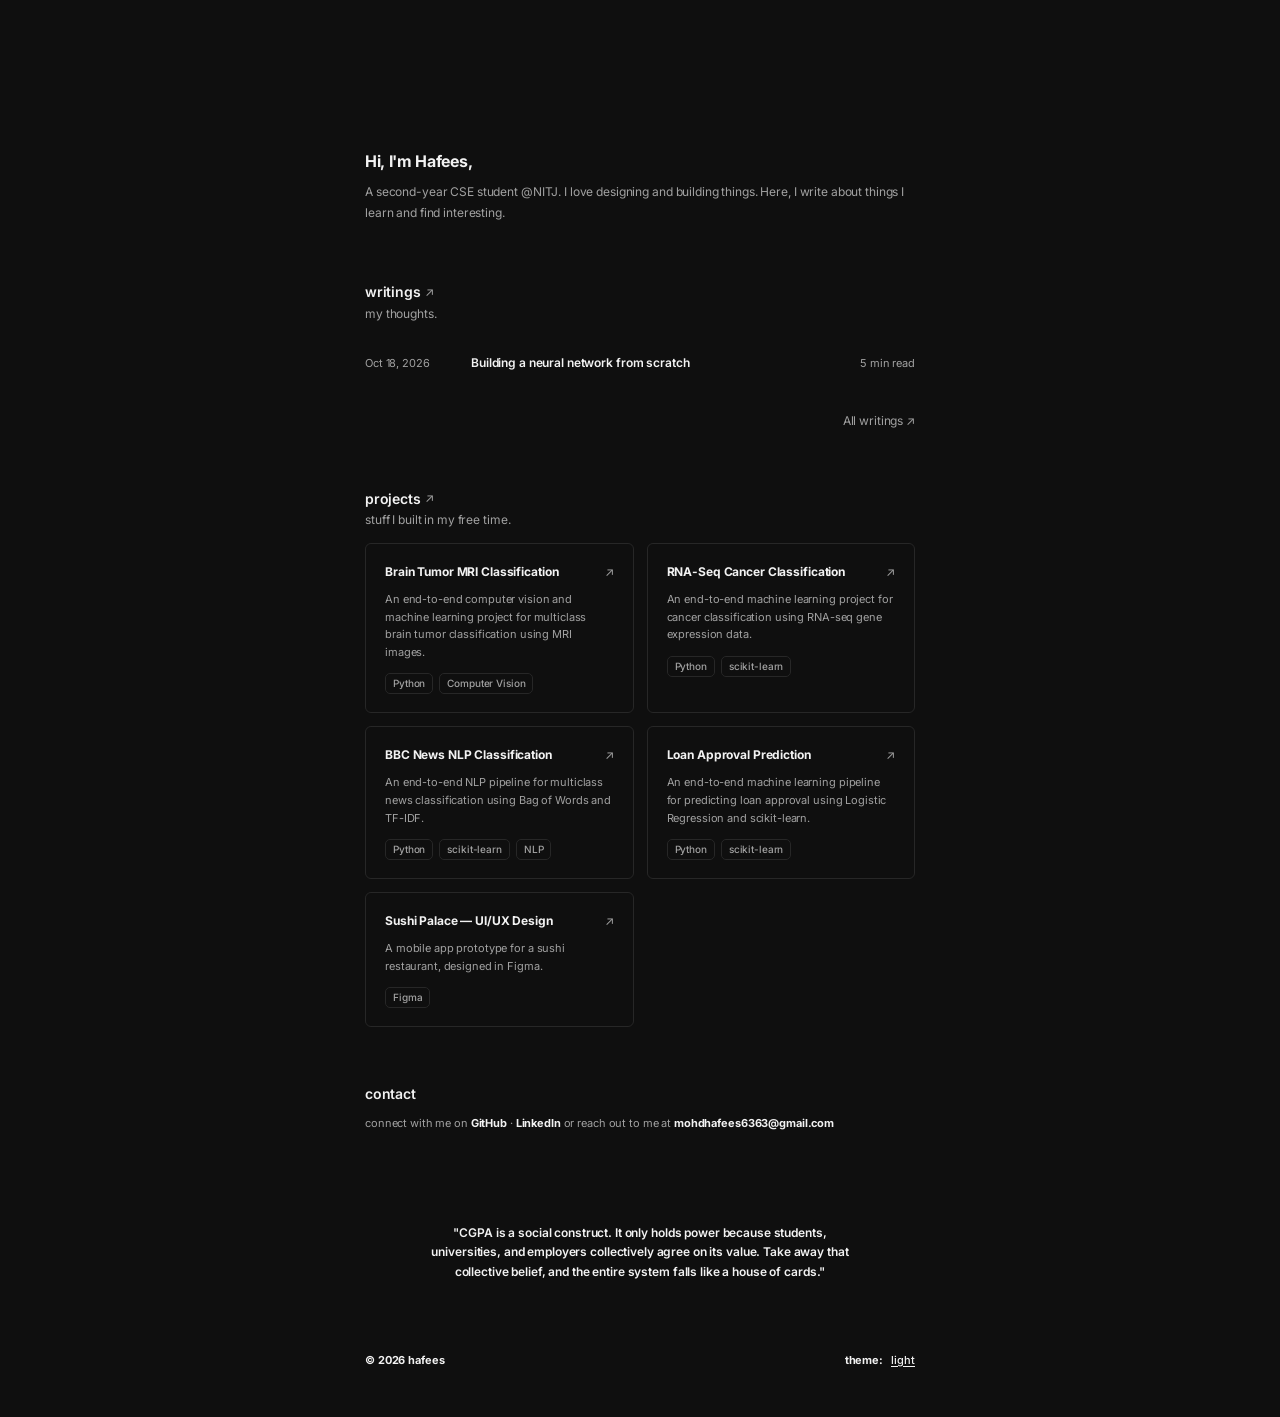
<file: index.html>
<!doctype html>
<html lang="en">
<head>
  <meta charset="utf-8">
  <meta name="viewport" content="width=device-width, initial-scale=1">
  <meta name="description" content="Hafees — second-year CSE student at NIT Jalandhar. I love designing and building things. Here, I write about things I learn and find interesting.">
  <meta name="theme-color" content="#0f0f0f">
  <title>Hafees</title>
  <link rel="stylesheet" href="assets/css/style.css">
  <script src="assets/js/theme.js" defer></script>
  <script src="assets/js/content.js" defer></script>
  <script src="assets/js/render.js" defer></script>
</head>
<body data-root="">
  <main class="page page-home">
    <header class="intro reveal">
      <h1>Hi, I'm Hafees,</h1>
      <p>A second-year CSE student @NITJ. I love designing and building things. Here, I write about things I learn and find interesting.</p>
    </header>

    <section class="section reveal" aria-labelledby="writings-heading">
      <div class="section-heading">
        <h2 id="writings-heading"><a href="posts/index.html">writings <span class="heading-arrow" aria-hidden="true">↗</span></a></h2>
        <p class="subtitle">my thoughts.</p>
      </div>
      <ul class="post-list" data-render="posts" data-limit="4"></ul>
      <p class="all-link"><a href="posts/index.html">All writings <span aria-hidden="true">↗</span></a></p>
    </section>

    <section class="section reveal" aria-labelledby="projects-heading">
      <div class="section-heading">
        <h2 id="projects-heading">projects <span class="heading-arrow" aria-hidden="true">↗</span></h2>
        <p class="subtitle">stuff I built in my free time.</p>
      </div>
      <ul class="project-list" data-render="projects"></ul>
    </section>

    <section class="section reveal" aria-labelledby="contact-heading">
      <h2 id="contact-heading">contact</h2>
      <p class="contact-line">
        connect with me on
        <a href="https://github.com/hafees1" target="_blank" rel="noreferrer">GitHub</a>
        · <a href="https://www.linkedin.com/in/mohammadhafees/" target="_blank" rel="noreferrer">LinkedIn</a>
        or reach out to me at <a href="mailto:mohdhafees6363@gmail.com">mohdhafees6363@gmail.com</a>
      </p>
    </section>

    <figure class="quote reveal">
      <blockquote>"CGPA is a social construct. It only holds power because students, universities, and employers collectively agree on its value. Take away that collective belief, and the entire system falls like a house of cards."</blockquote>
    </figure>

    <footer class="footer reveal">
      <p>© 2026 <a href="index.html">hafees</a></p>
      <div class="theme-control">
        <span>theme:</span>
        <button class="theme-toggle" type="button" aria-label="Switch color theme">dark</button>
      </div>
    </footer>
  </main>
</body>
</html>
</file>
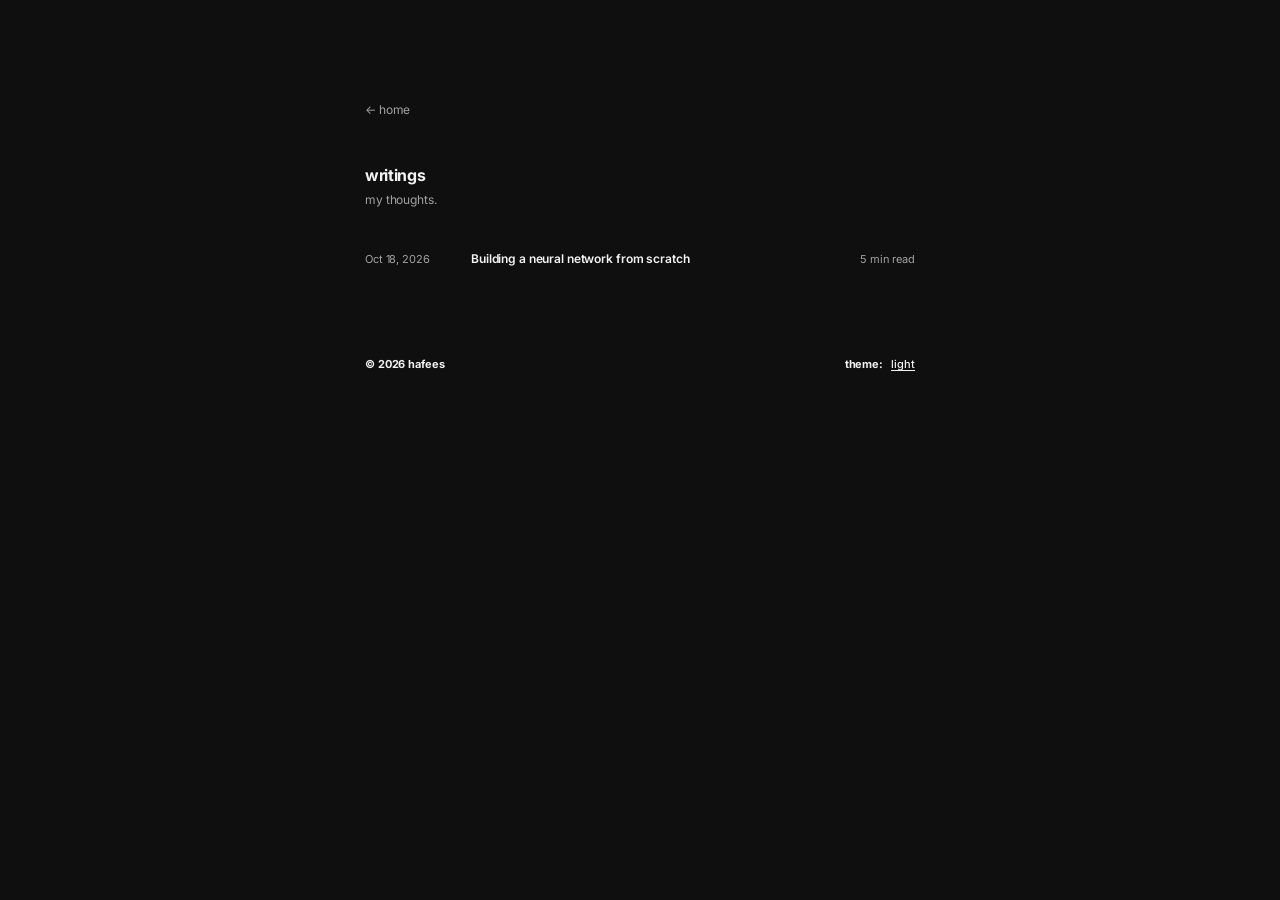
<file: posts/index.html>
<!doctype html>
<html lang="en">
<head>
  <meta charset="utf-8">
  <meta name="viewport" content="width=device-width, initial-scale=1">
  <meta name="description" content="Hafees's writings and thoughts.">
  <meta name="theme-color" content="#0f0f0f">
  <title>Writings — Hafees</title>
  <link rel="stylesheet" href="../assets/css/style.css">
  <script src="../assets/js/theme.js" defer></script>
  <script src="../assets/js/content.js" defer></script>
  <script src="../assets/js/render.js" defer></script>
</head>
<body data-root="../">
  <main class="page page-posts">
    <nav class="top-nav reveal" aria-label="Breadcrumb"><a href="../index.html">← home</a></nav>
    <header class="posts-header reveal">
      <h1>writings</h1>
      <p class="subtitle">my thoughts.</p>
    </header>
    <ul class="post-list reveal" data-render="posts"></ul>
    <footer class="footer reveal">
      <p>© 2026 <a href="../index.html">hafees</a></p>
      <div class="theme-control"><span>theme:</span><button class="theme-toggle" type="button" aria-label="Switch color theme">light</button></div>
    </footer>
  </main>
</body>
</html>
</file>
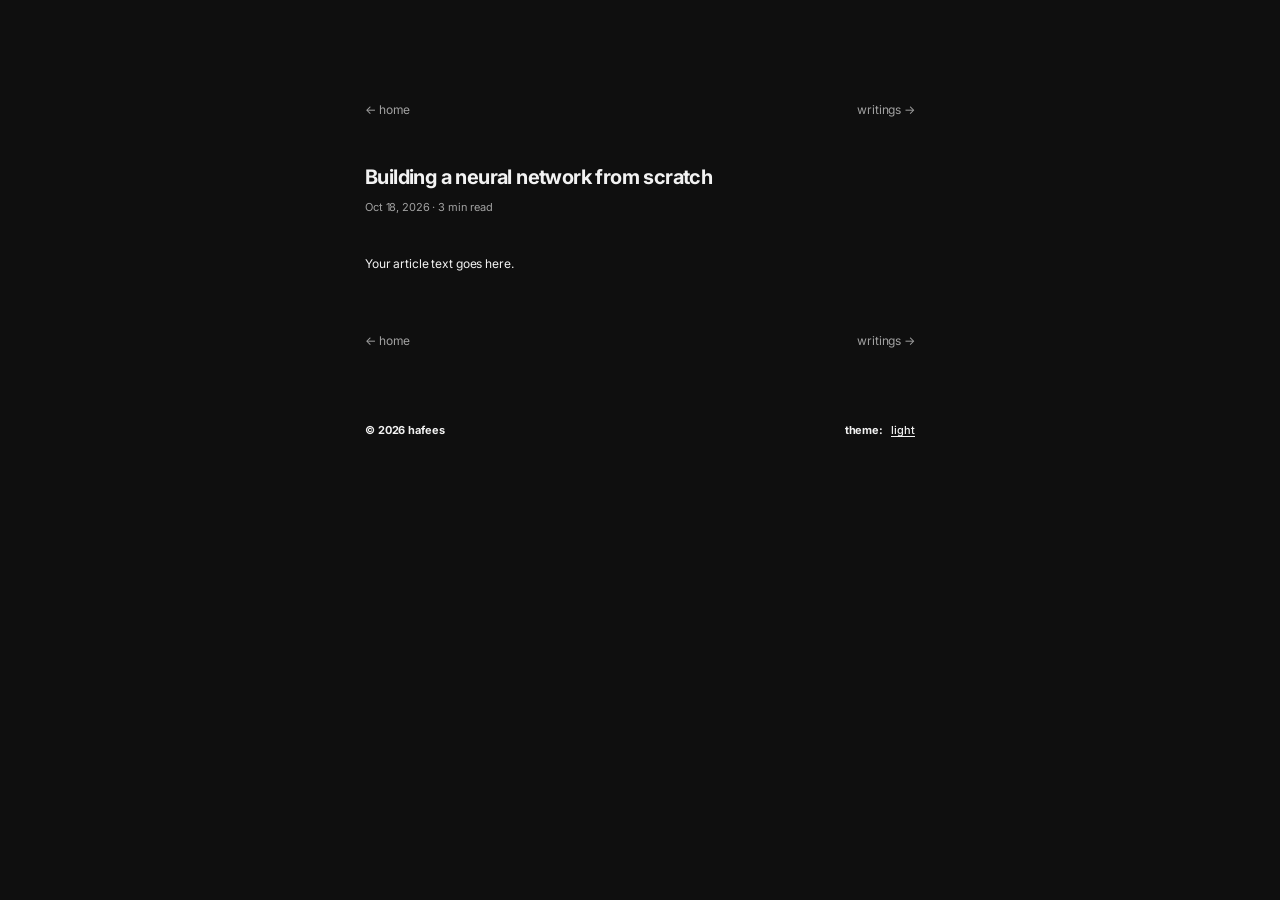
<file: posts/_template/index.html>
<!doctype html>
<html lang="en">
<head>
  <meta charset="utf-8">
  <meta name="viewport" content="width=device-width, initial-scale=1">
  <meta name="description" content="Building a neural network from scratch — Hafees">
  <meta name="theme-color" content="#0f0f0f">
  <title>Building a neural network from scratch — Hafees</title>
  <link rel="stylesheet" href="../../assets/css/style.css">
  <script src="../../assets/js/theme.js" defer></script>
  <script src="../../assets/js/content.js" defer></script>
  <script src="../../assets/js/render.js" defer></script>
</head>
<body data-root="../../" data-slug="YOUR-FOLDER-NAME">
  <main class="page page-article">
    <nav class="top-nav reveal" aria-label="Navigation"><a href="../../index.html">← home</a><a href="../index.html">writings →</a></nav>
    <article>
      <header class="article-header reveal">
        <h1>Building a neural network from scratch</h1>
        <p class="article-meta">Oct 18, 2026 · 3 min read</p>
      </header>
      <div class="article-body reveal">
        <!-- WRITE YOUR ARTICLE HERE. Tags you can use:
             <p>text</p>  <h2>heading</h2>  <ul><li>item</li></ul>  <ol><li>item</li></ol>
             <pre><code>code</code></pre>  <strong>bold</strong>  <a href="...">link</a> -->
        <p>Your article text goes here.</p>
      </div>
    </article>
    <nav class="top-nav bottom-nav reveal" aria-label="Navigation"><a href="../../index.html">← home</a><a href="../index.html">writings →</a></nav>
    <footer class="footer reveal">
      <p>© 2026 <a href="../../index.html">hafees</a></p>
      <div class="theme-control"><span>theme:</span><button class="theme-toggle" type="button" aria-label="Switch color theme">light</button></div>
    </footer>
  </main>
</body>
</html>
</file>
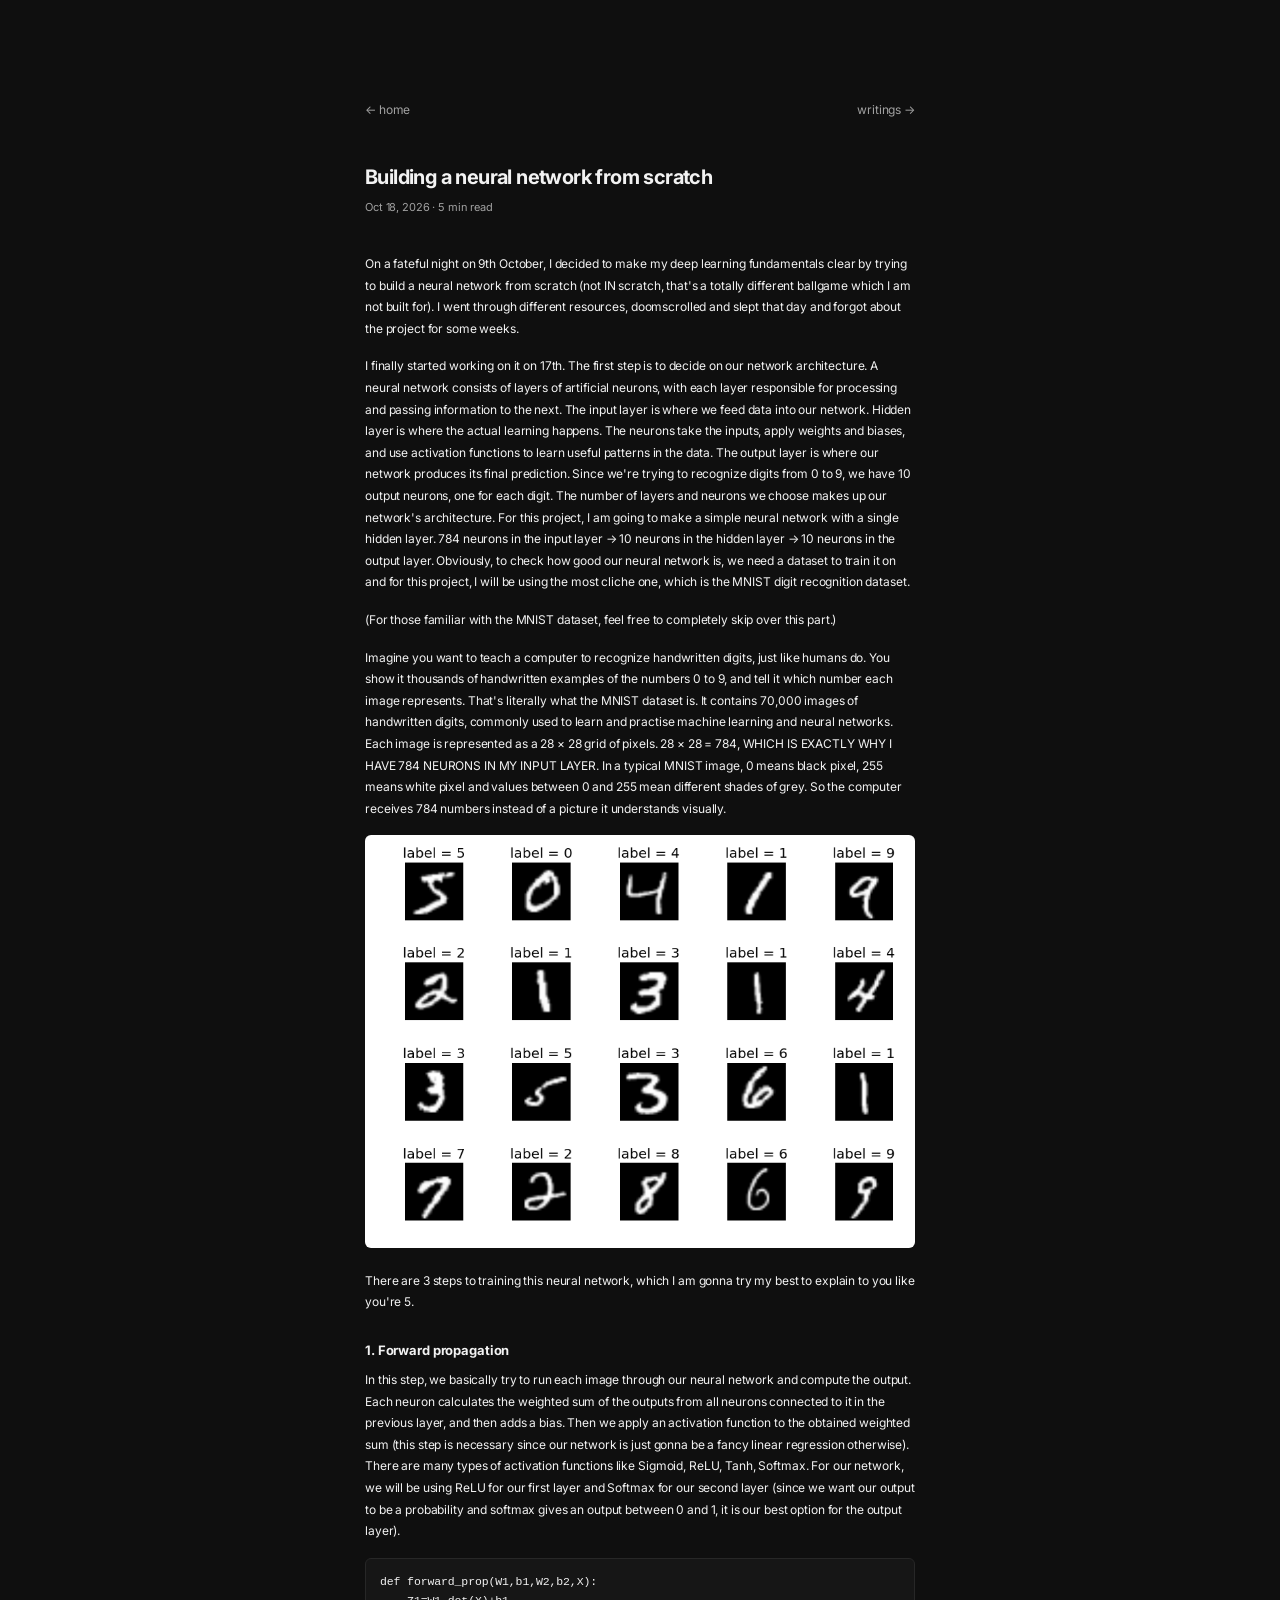
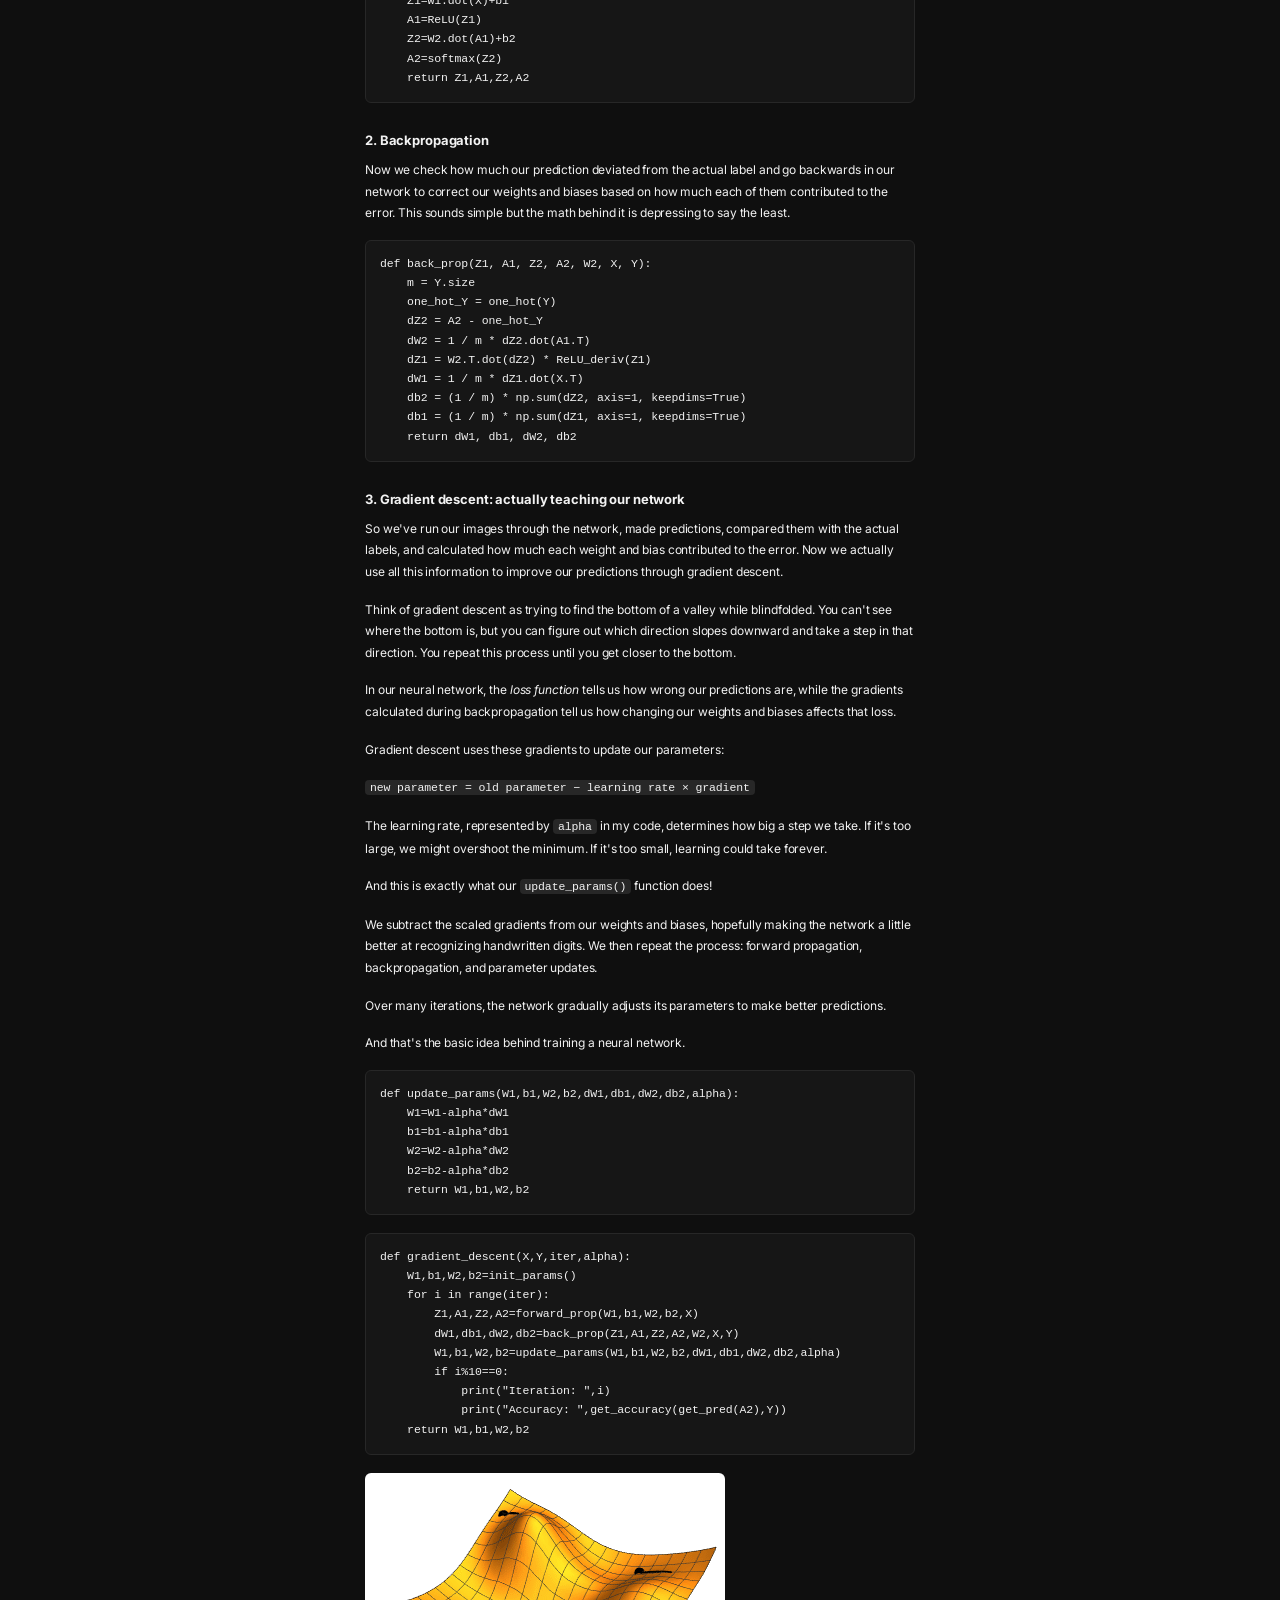
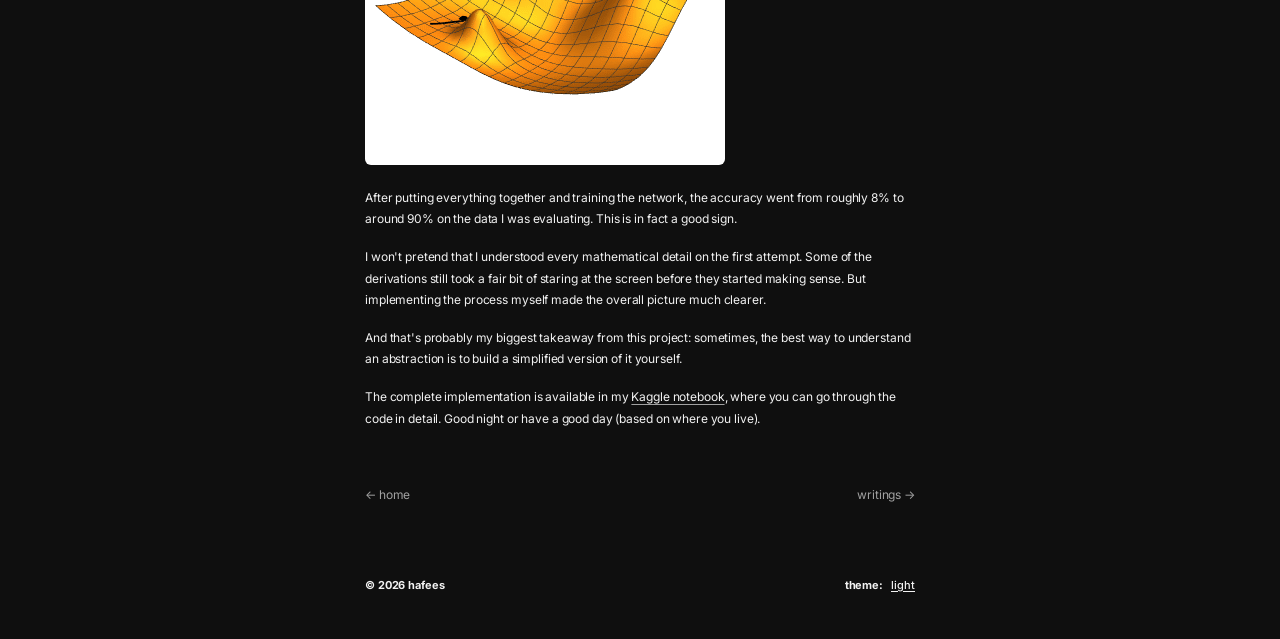
<file: posts/building-a-neural-network-from-scratch/index.html>
<!doctype html>
<html lang="en">
<head>
  <meta charset="utf-8">
  <meta name="viewport" content="width=device-width, initial-scale=1">
  <meta name="description" content="Building a neural network from scratch — Hafees">
  <meta name="theme-color" content="#0f0f0f">
  <title>Building a neural network from scratch — Hafees</title>
  <link rel="stylesheet" href="../../assets/css/style.css">
  <script src="../../assets/js/theme.js" defer></script>
  <script src="../../assets/js/content.js" defer></script>
  <script src="../../assets/js/render.js" defer></script>
</head>
<body data-root="../../" data-slug="building-a-neural-network-from-scratch">
  <main class="page page-article">
    <nav class="top-nav reveal" aria-label="Navigation"><a href="../../index.html">← home</a><a href="../index.html">writings →</a></nav>
    <article>
      <header class="article-header reveal">
        <h1>Building a neural network from scratch</h1>
        <p class="article-meta">Oct 18, 2026 · 5 min read</p>
      </header>
      <div class="article-body reveal">
        <p>On a fateful night on 9th October, I decided to make my deep learning fundamentals clear by trying to build a neural network from scratch (not IN scratch, that's a totally different ballgame which I am not built for). I went through different resources, doomscrolled and slept that day and forgot about the project for some weeks.</p>
        <p>I finally started working on it on 17th. The first step is to decide on our network architecture. A neural network consists of layers of artificial neurons, with each layer responsible for processing and passing information to the next. 
       The input layer is where we feed data into our network. Hidden layer is where the actual learning happens. The neurons take the inputs, apply weights and biases, and use activation functions to learn useful patterns in the data. The output layer is where our network produces its final prediction. Since we're trying to recognize digits from 0 to 9, we have 10 output neurons, one for each digit.
      The number of layers and neurons we choose makes up our network's architecture. For this project, I am going to make a simple neural network with a single hidden layer. 784 neurons in the input layer → 10 neurons in the hidden layer → 10 neurons in the output layer. Obviously, to check how good our neural network is, we need a dataset to train it on and for this project, I will be using the most cliche one, which is the MNIST digit recognition dataset.</p>
        <p>(For those familiar with the MNIST dataset, feel free to completely skip over this part.)</p>
        <p>Imagine you want to teach a computer to recognize handwritten digits, just like humans do. You show it thousands of handwritten examples of the numbers 0 to 9, and tell it which number each image represents. That's literally what the MNIST dataset is. It contains 70,000 images of handwritten digits, commonly used to learn and practise machine learning and neural networks. Each image is represented as a 28 × 28 grid of pixels. 28 × 28 = 784, WHICH IS EXACTLY WHY I HAVE 784 NEURONS IN MY INPUT LAYER. In a typical MNIST image, 0 means black pixel, 255 means white pixel and values between 0 and 255 mean different shades of grey. So the computer receives 784 numbers instead of a picture it understands visually.</p>
        <img src="images/mnist-samples.png" alt="Sample MNIST handwritten digits with their labels" width="800" height="600">
        <p>There are 3 steps to training this neural network, which I am gonna try my best to explain to you like you're 5.</p>
        <h3>1. Forward propagation</h3>
        <p>In this step, we basically try to run each image through our neural network and compute the output. Each neuron calculates the weighted sum of the outputs from all neurons connected to it in the previous layer, and then adds a bias. Then we apply an activation function to the obtained weighted sum (this step is necessary since our network is just gonna be a fancy linear regression otherwise). There are many types of activation functions like Sigmoid, ReLU, Tanh, Softmax. For our network, we will be using ReLU for our first layer and Softmax for our second layer (since we want our output to be a probability and softmax gives an output between 0 and 1, it is our best option for the output layer).</p>
        <pre><code>def forward_prop(W1,b1,W2,b2,X):
    Z1=W1.dot(X)+b1
    A1=ReLU(Z1)
    Z2=W2.dot(A1)+b2
    A2=softmax(Z2)
    return Z1,A1,Z2,A2</code></pre>
        <h3>2. Backpropagation</h3>
        <p>Now we check how much our prediction deviated from the actual label and go backwards in our network to correct our weights and biases based on how much each of them contributed to the error. This sounds simple but the math behind it is depressing to say the least.</p>
        <pre><code>def back_prop(Z1, A1, Z2, A2, W2, X, Y):
    m = Y.size
    one_hot_Y = one_hot(Y)
    dZ2 = A2 - one_hot_Y
    dW2 = 1 / m * dZ2.dot(A1.T)
    dZ1 = W2.T.dot(dZ2) * ReLU_deriv(Z1)
    dW1 = 1 / m * dZ1.dot(X.T)
    db2 = (1 / m) * np.sum(dZ2, axis=1, keepdims=True)
    db1 = (1 / m) * np.sum(dZ1, axis=1, keepdims=True)
    return dW1, db1, dW2, db2</code></pre>
        <h3>3. Gradient descent: actually teaching our network</h3>
        <p>So we've run our images through the network, made predictions, compared them with the actual labels, and calculated how much each weight and bias contributed to the error. Now we actually use all this information to improve our predictions through gradient descent.</p>
        <p>Think of gradient descent as trying to find the bottom of a valley while blindfolded. You can't see where the bottom is, but you can figure out which direction slopes downward and take a step in that direction. You repeat this process until you get closer to the bottom.</p>
        <p>In our neural network, the <em>loss function</em> tells us how wrong our predictions are, while the gradients calculated during backpropagation tell us how changing our weights and biases affects that loss.</p>
        <p>Gradient descent uses these gradients to update our parameters:</p>
        <p><code>new parameter = old parameter − learning rate × gradient</code></p>
        <p>The learning rate, represented by <code>alpha</code> in my code, determines how big a step we take. If it's too large, we might overshoot the minimum. If it's too small, learning could take forever.</p>
        <p>And this is exactly what our <code>update_params()</code> function does!</p>
        <p>We subtract the scaled gradients from our weights and biases, hopefully making the network a little better at recognizing handwritten digits. We then repeat the process: forward propagation, backpropagation, and parameter updates.</p>
        <p>Over many iterations, the network gradually adjusts its parameters to make better predictions.</p>
        <p>And that's the basic idea behind training a neural network.</p>
        <pre><code>def update_params(W1,b1,W2,b2,dW1,db1,dW2,db2,alpha):
    W1=W1-alpha*dW1
    b1=b1-alpha*db1
    W2=W2-alpha*dW2
    b2=b2-alpha*db2
    return W1,b1,W2,b2</code></pre>
        <pre><code>def gradient_descent(X,Y,iter,alpha):
    W1,b1,W2,b2=init_params()
    for i in range(iter):
        Z1,A1,Z2,A2=forward_prop(W1,b1,W2,b2,X)
        dW1,db1,dW2,db2=back_prop(Z1,A1,Z2,A2,W2,X,Y)
        W1,b1,W2,b2=update_params(W1,b1,W2,b2,dW1,db1,dW2,db2,alpha)
        if i%10==0:
            print("Iteration: ",i)
            print("Accuracy: ",get_accuracy(get_pred(A2),Y))
    return W1,b1,W2,b2</code></pre>
        <img src="images/gradient-descent.gif" alt="Animation of gradient descent moving down a surface" width="360" height="292">
        <p>After putting everything together and training the network, the accuracy went from roughly 8% to around 90% on the data I was evaluating. This is in fact a good sign.</p>
        <p>I won't pretend that I understood every mathematical detail on the first attempt. Some of the derivations still took a fair bit of staring at the screen before they started making sense. But implementing the process myself made the overall picture much clearer.</p>
        <p>And that's probably my biggest takeaway from this project: sometimes, the best way to understand an abstraction is to build a simplified version of it yourself.</p>
        <p>The complete implementation is available in my <a href="https://www.kaggle.com/code/mohammadhafees/neuralnetworkfromscratch" target="_blank" rel="noreferrer">Kaggle notebook</a>, where you can go through the code in detail. Good night or have a good day (based on where you live).</p>
      </div>
    </article>
    <nav class="top-nav bottom-nav reveal" aria-label="Navigation"><a href="../../index.html">← home</a><a href="../index.html">writings →</a></nav>
    <footer class="footer reveal">
      <p>© 2026 <a href="../../index.html">hafees</a></p>
      <div class="theme-control"><span>theme:</span><button class="theme-toggle" type="button" aria-label="Switch color theme">light</button></div>
    </footer>
  </main>
</body>
</html>
</file>
<file: assets/css/style.css>
@import url('https://fonts.googleapis.com/css2?family=Inter:wght@400;500;600;700&display=swap');
:root{color-scheme:dark;--bg:#0f0f0f;--panel:#0f0f0f;--text:#f2f2f2;--muted:#a1a1a1;--line:#272727;--hover:#fff;--max-width:550px}
:root[data-theme="light"]{color-scheme:light;--bg:#fafafa;--panel:#fafafa;--text:#171717;--muted:#6b6b6b;--line:#e3e3e3;--hover:#000}
*{box-sizing:border-box}
html{scroll-behavior:smooth}
body{margin:0;min-height:100vh;background:var(--bg);color:var(--text);font-family:"Inter",system-ui,sans-serif;font-size:12px;font-weight:400;line-height:1.7;letter-spacing:-.01em;-webkit-font-smoothing:antialiased;text-rendering:optimizeLegibility;transition:background-color .25s ease,color .25s ease}
::selection{background:#4a4a4a;color:#fff}
a{color:var(--text);text-decoration:none;transition:color .18s ease,opacity .18s ease}
a:hover{color:var(--hover);opacity:.8}
a:focus-visible,button:focus-visible{outline:2px solid var(--hover);outline-offset:4px}
.page{width:min(var(--max-width),calc(100% - 48px));margin:0 auto;padding:150px 0 48px}
h1,h2,h3,p,figure,blockquote,ul{margin:0}
h1{font-size:16px;line-height:1.4;font-weight:700;letter-spacing:-.02em}
h2{font-size:14px;font-weight:600;line-height:1.5;letter-spacing:-.015em}
.intro{margin-bottom:58px}
.intro p{margin-top:10px;color:var(--muted)}
.section{margin-top:56px}
.section-heading{margin-bottom:14px}
.section-heading h2 a,.section-heading h2{display:inline-flex;align-items:center;gap:5px}
.heading-arrow{font-size:12px;color:var(--muted);font-weight:400}
.subtitle{color:var(--muted);font-size:12px;line-height:1.6}

/* writings list */
.post-list{list-style:none;padding:0;margin:0}
.post-list li{border-bottom:1px solid var(--line)}
.post-list li:last-child{border-bottom:0}
.post-list a{display:flex;align-items:baseline;gap:14px;padding:16px 0}
.post-list .date{flex:0 0 auto;min-width:92px;color:var(--muted);font-size:11px;white-space:nowrap}
.post-list .title{font-weight:600;font-size:12px;flex:1;min-width:0}
.post-list .read{flex:0 0 auto;color:var(--muted);font-size:11px;white-space:nowrap}
.all-link{margin-top:22px;text-align:right}
.all-link a{color:var(--muted)}
.all-link a:hover{color:var(--text)}

 /* projects */
.project-list{list-style:none;display:grid;grid-template-columns:repeat(2,minmax(0,1fr));gap:13px;margin:0;padding:0}
.project-list li{position:relative;min-width:0;border:1px solid var(--line);border-radius:6px;padding:19px 19px 18px;transition:border-color .22s ease,transform .22s ease}
.project-list li:hover{border-color:var(--muted);transform:translateY(-2px)}
.project-list li>a{font-weight:700;font-size:12px;display:flex;align-items:baseline;justify-content:space-between;gap:8px;line-height:1.5}
.project-list li>a::after{content:"";position:absolute;inset:0;border-radius:6px}
.project-arrow{flex:0 0 auto;color:var(--muted);font-weight:400;transition:transform .2s ease,color .2s ease}
.project-list li:hover .project-arrow{transform:translate(2px,-2px);color:var(--text)}
.project-list li p{color:var(--muted);margin-top:10px;line-height:1.6;font-size:11px}
.tags{display:flex;flex-wrap:wrap;gap:6px;margin-top:12px}
.tags span{border:1px solid var(--line);border-radius:5px;padding:1px 7px;font-size:10px;line-height:1.7;color:var(--muted);font-weight:500}
.contact-line{margin-top:10px;color:var(--muted)}
.contact-line{font-size:11px}.contact-line a{color:var(--text);font-weight:700}
.quote{margin:90px 0 0;text-align:center}
.quote blockquote{font-size:12px;font-weight:600;line-height:1.6;max-width:440px;margin:0 auto}
.quote figcaption{color:var(--muted);font-size:11px;margin-top:12px}
.footer{display:flex;justify-content:space-between;align-items:center;gap:16px;margin-top:70px;color:var(--text);font-size:11px;font-weight:700}
.footer a{color:var(--text)}.theme-control span{font-weight:700}
.theme-control{display:flex;align-items:center;gap:8px}
.theme-toggle{font:inherit;font-weight:500;color:var(--text);border:0;padding:0;background:transparent;cursor:pointer;text-decoration:underline;text-underline-offset:2px}
.theme-toggle:hover{opacity:.7}

/* inner pages */
.top-nav{margin-bottom:44px;display:flex;justify-content:space-between;align-items:center;gap:18px}.bottom-nav{margin-top:56px}.top-nav a{color:var(--muted)}.top-nav a:hover{color:var(--text)}
.page-posts{padding-top:100px}
.posts-header{margin-bottom:24px}
.posts-header h1{margin-bottom:3px}

/* article */
.page-article{padding-top:100px}
.article-header h1{font-size:20px;line-height:1.3;letter-spacing:-.03em}
.article-meta{color:var(--muted);font-size:11px;margin-top:8px}
.article-body{margin-top:36px}
.article-body p{margin:0 0 16px;line-height:1.8}
.article-body h2{font-size:15px;margin:36px 0 10px}
.article-body h3{font-size:13px;margin:26px 0 8px}
.article-body ol,.article-body ul,.article-body ol{margin:0 0 16px;padding-left:20px}
.article-body li{margin-bottom:4px}
.article-body a{text-decoration:underline;text-decoration-color:var(--muted);text-underline-offset:3px}
.article-body code{font-family:ui-monospace,SFMono-Regular,Menlo,Consolas,monospace;font-size:11.5px;background:var(--line);padding:1px 5px;border-radius:4px}
.article-body pre{background:#161616;border:1px solid var(--line);border-radius:6px;padding:14px;overflow-x:auto;margin:0 0 18px;line-height:1.6}
:root[data-theme="light"] .article-body pre{background:#f0f0f0}
.article-body pre code{background:none;padding:0}
.article-body blockquote{border-left:2px solid var(--line);padding-left:14px;color:var(--muted);margin:0 0 16px}
.article-body img{display:block;max-width:100%;height:auto;border-radius:6px;margin:6px 0 22px}

.reveal{animation:arrive 1.5s cubic-bezier(.22,.7,.25,1) both}
.intro{animation-delay:.1s}.section:nth-of-type(1){animation-delay:.3s}.section:nth-of-type(2){animation-delay:.5s}.section:nth-of-type(3){animation-delay:.7s}
.quote{animation-delay:.9s}.footer{animation-delay:1.05s}
@keyframes arrive{from{opacity:0;filter:blur(8px);transform:translateY(8px)}to{opacity:1;filter:blur(0);transform:translateY(0)}}
@media(max-width:560px){.project-list{grid-template-columns:1fr}.page{width:calc(100% - 40px);padding-top:70px}.page-posts,.page-article{padding-top:60px}.post-list a{flex-wrap:wrap;gap:2px 12px}.post-list .title{flex-basis:100%;order:2}.post-list .date{order:1}.post-list .read{order:1;margin-left:auto}}
@media(prefers-reduced-motion:reduce){*,*::before,*::after{scroll-behavior:auto!important;animation-duration:.01ms!important;animation-iteration-count:1!important;transition-duration:.01ms!important}}
</file>
